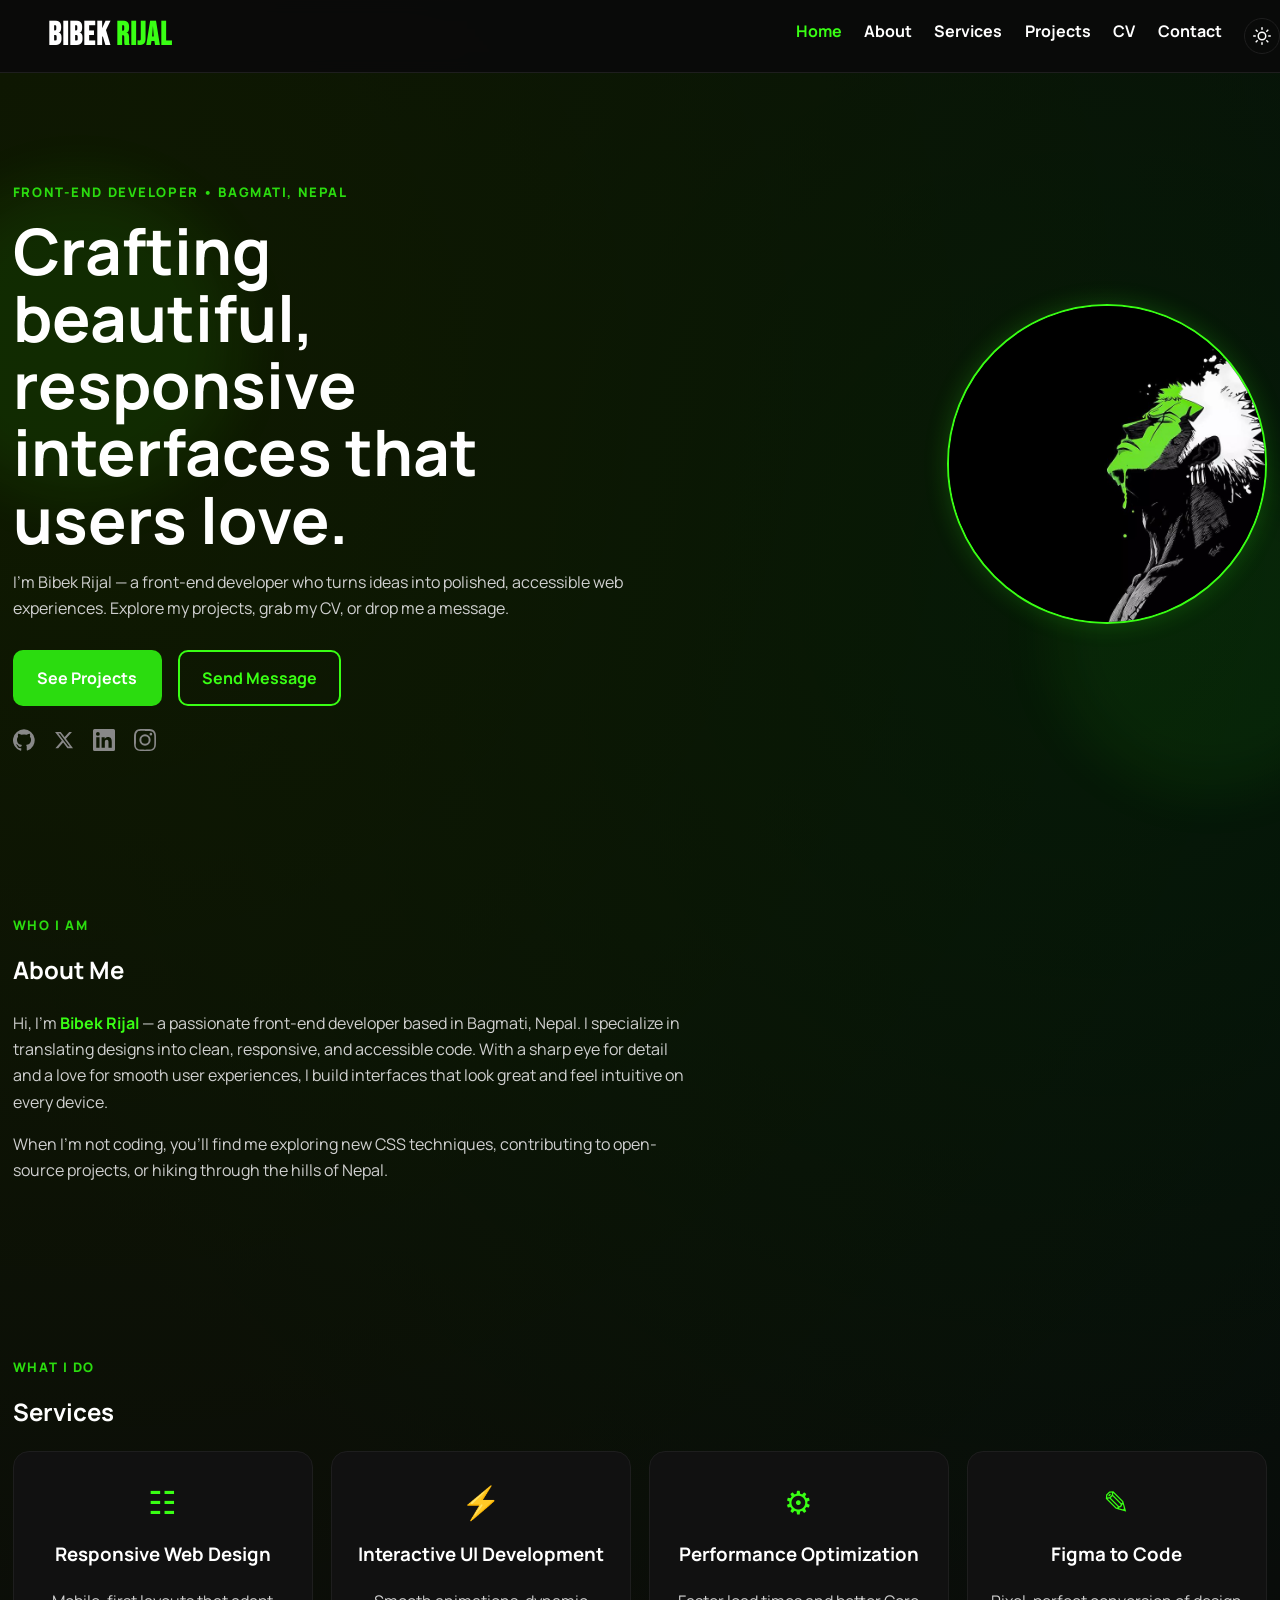
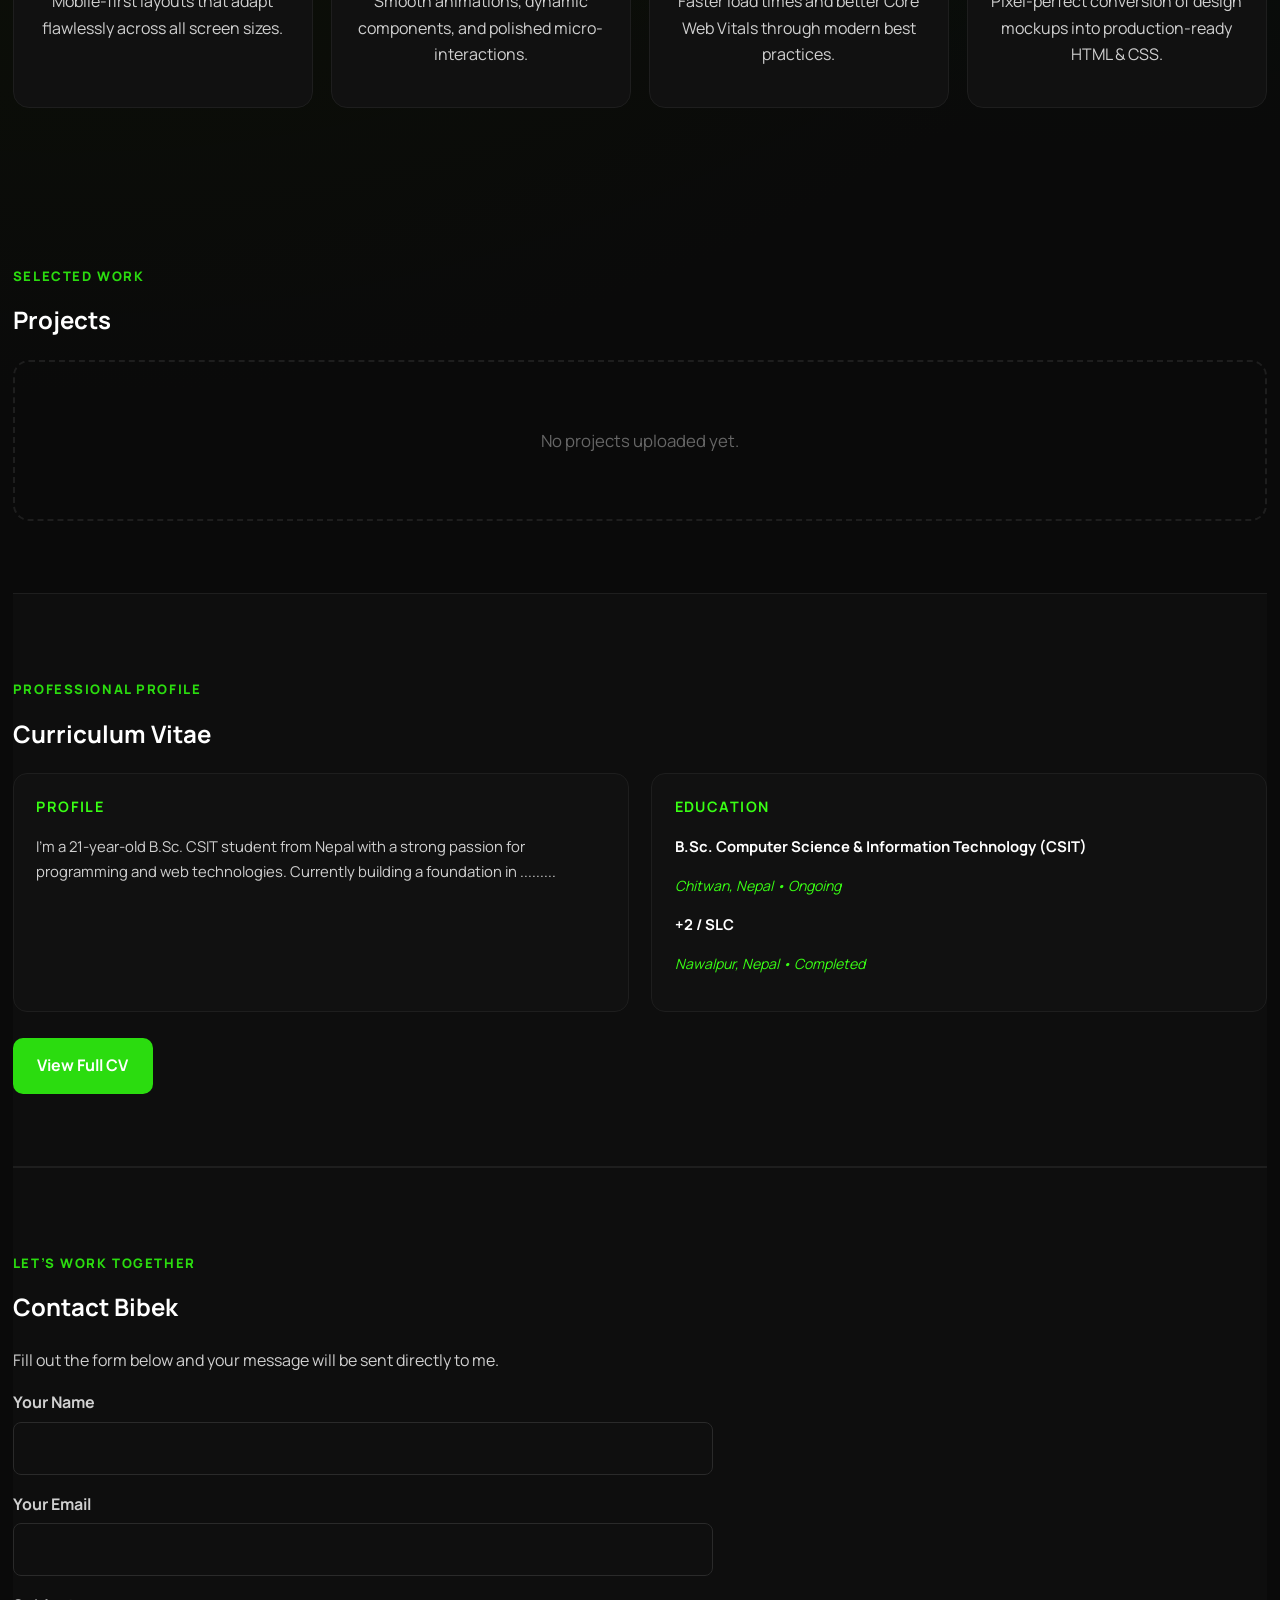
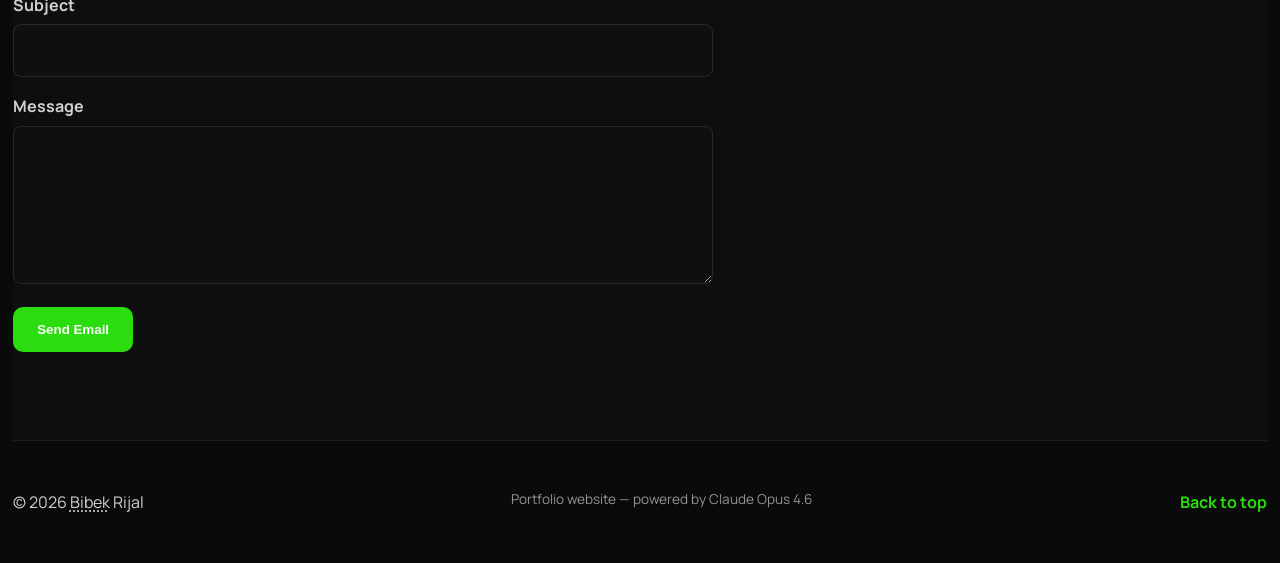
<file: index.html>
<!DOCTYPE html>
<html lang="en" data-theme="dark">
  <head>
    <meta charset="UTF-8" />
    <meta name="viewport" content="width=device-width, initial-scale=1.0" />
    <link rel="icon" type="image/svg+xml" href="assets/favicon.svg" />
    <meta
      name="description"
      content="Bibek Rijal — Front-End Developer from Bagmati, Nepal. Browse projects, download CV, and get in touch."
    />
    <title>Bibek Rijal | Portfolio</title>
    <link rel="preconnect" href="https://fonts.googleapis.com" />
    <link rel="preconnect" href="https://fonts.gstatic.com" crossorigin />
    <link
      href="https://fonts.googleapis.com/css2?family=Bebas+Neue&family=Manrope:wght@400;500;700;800&display=swap"
      rel="stylesheet"
    />
    <link rel="stylesheet" href="styles.css" />
  </head>
  <body>
    <div class="bg-orb orb-left" aria-hidden="true"></div>
    <div class="bg-orb orb-right" aria-hidden="true"></div>

    <header class="site-header" id="top">
      <nav class="container nav">
        <a class="brand" href="#home"><span class="brand-first">Bibek</span> <span class="brand-last">Rijal</span></a>
        <button class="menu-toggle" aria-expanded="false" aria-controls="nav-links">
          Menu
        </button>
        <ul class="nav-links" id="nav-links">
          <li><a href="#home">Home</a></li>
          <li><a href="#about">About</a></li>
          <li><a href="#services">Services</a></li>
          <li><a href="#projects">Projects</a></li>
          <li><a href="#cv">CV</a></li>
          <li><a href="#contact">Contact</a></li>
          <li>
            <button class="theme-toggle" id="theme-toggle" aria-label="Toggle light/dark mode" title="Toggle theme">
              <svg class="icon-sun" width="18" height="18" viewBox="0 0 24 24" fill="none" stroke="currentColor" stroke-width="2" stroke-linecap="round" stroke-linejoin="round"><circle cx="12" cy="12" r="5"/><line x1="12" y1="1" x2="12" y2="3"/><line x1="12" y1="21" x2="12" y2="23"/><line x1="4.22" y1="4.22" x2="5.64" y2="5.64"/><line x1="18.36" y1="18.36" x2="19.78" y2="19.78"/><line x1="1" y1="12" x2="3" y2="12"/><line x1="21" y1="12" x2="23" y2="12"/><line x1="4.22" y1="19.78" x2="5.64" y2="18.36"/><line x1="18.36" y1="5.64" x2="19.78" y2="4.22"/></svg>
              <svg class="icon-moon" width="18" height="18" viewBox="0 0 24 24" fill="none" stroke="currentColor" stroke-width="2" stroke-linecap="round" stroke-linejoin="round"><path d="M21 12.79A9 9 0 1 1 11.21 3 7 7 0 0 0 21 12.79z"/></svg>
            </button>
          </li>
        </ul>
      </nav>
    </header>

    <main>
      <section class="hero container reveal" id="home">
        <div class="hero-text">
          <p class="kicker">Front-End Developer &bull; Bagmati, Nepal</p>
          <h1>Crafting beautiful, responsive interfaces that users love.</h1>
          <p class="hero-copy">
            I&rsquo;m Bibek Rijal — a front-end developer who turns ideas into polished,
            accessible web experiences. Explore my projects, grab my CV, or drop me a
            message.
          </p>
          <div class="hero-actions">
            <a class="btn btn-primary" href="#projects">See Projects</a>
            <a class="btn btn-secondary" href="#contact">Send Message</a>
          </div>
          <div class="hero-socials">
            <a href="https://github.com/Bek068" target="_blank" rel="noopener noreferrer" aria-label="GitHub">
              <svg width="22" height="22" viewBox="0 0 24 24" fill="currentColor"><path d="M12 .3a12 12 0 00-3.8 23.38c.6.11.82-.26.82-.58v-2.16c-3.34.73-4.04-1.61-4.04-1.61a3.18 3.18 0 00-1.33-1.76c-1.09-.74.08-.73.08-.73a2.52 2.52 0 011.84 1.24 2.56 2.56 0 003.5 1 2.56 2.56 0 01.76-1.6c-2.67-.3-5.47-1.33-5.47-5.93a4.64 4.64 0 011.24-3.22 4.3 4.3 0 01.12-3.18s1-.32 3.3 1.23a11.38 11.38 0 016 0c2.28-1.55 3.28-1.23 3.28-1.23a4.3 4.3 0 01.12 3.18 4.64 4.64 0 011.24 3.22c0 4.61-2.81 5.63-5.48 5.92a2.86 2.86 0 01.82 2.22v3.29c0 .32.22.7.82.58A12 12 0 0012 .3z"/></svg>
            </a>
            <a href="https://x.com/b1bek_rzl068" target="_blank" rel="noopener noreferrer" aria-label="X (Twitter)">
              <svg width="20" height="20" viewBox="0 0 24 24" fill="currentColor"><path d="M18.244 2.25h3.308l-7.227 8.26 8.502 11.24H16.17l-5.214-6.817L4.99 21.75H1.68l7.73-8.835L1.254 2.25H8.08l4.713 6.231zm-1.161 17.52h1.833L7.084 4.126H5.117z"/></svg>
            </a>
            <a href="https://linkedin.com/" target="_blank" rel="noopener noreferrer" aria-label="LinkedIn">
              <svg width="22" height="22" viewBox="0 0 24 24" fill="currentColor"><path d="M20.45 20.45h-3.55v-5.57c0-1.33-.02-3.04-1.85-3.04s-2.14 1.45-2.14 2.94v5.67H9.36V9h3.41v1.56h.05a3.74 3.74 0 013.37-1.85c3.6 0 4.27 2.37 4.27 5.46v6.28zM5.34 7.43a2.06 2.06 0 11-.01-4.13 2.06 2.06 0 01.01 4.13zM7.12 20.45H3.56V9h3.56v11.45zM22.23 0H1.77A1.75 1.75 0 000 1.73v20.54A1.75 1.75 0 001.77 24h20.46A1.75 1.75 0 0024 22.27V1.73A1.75 1.75 0 0022.23 0z"/></svg>
            </a>
            <a href="https://instagram.com/" target="_blank" rel="noopener noreferrer" aria-label="Instagram">
              <svg width="22" height="22" viewBox="0 0 24 24" fill="currentColor"><path d="M12 2.163c3.204 0 3.584.012 4.85.07 1.17.054 1.97.24 2.43.403a4.08 4.08 0 011.47.957c.453.453.78.898.957 1.47.163.46.35 1.26.403 2.43.058 1.266.07 1.646.07 4.85s-.012 3.584-.07 4.85c-.054 1.17-.24 1.97-.403 2.43a4.08 4.08 0 01-.957 1.47 4.08 4.08 0 01-1.47.957c-.46.163-1.26.35-2.43.403-1.266.058-1.646.07-4.85.07s-3.584-.012-4.85-.07c-1.17-.054-1.97-.24-2.43-.403a4.08 4.08 0 01-1.47-.957 4.08 4.08 0 01-.957-1.47c-.163-.46-.35-1.26-.403-2.43C2.175 15.584 2.163 15.204 2.163 12s.012-3.584.07-4.85c.054-1.17.24-1.97.403-2.43a4.08 4.08 0 01.957-1.47A4.08 4.08 0 015.063 2.3c.46-.163 1.26-.35 2.43-.403C8.759 1.84 9.139 1.827 12 1.827zM12 0C8.741 0 8.333.014 7.053.072c-1.277.058-2.15.261-2.913.558a5.88 5.88 0 00-2.126 1.384A5.88 5.88 0 00.63 4.14C.333 4.903.13 5.776.072 7.053.014 8.333 0 8.741 0 12s.014 3.667.072 4.947c.058 1.277.261 2.15.558 2.913a5.88 5.88 0 001.384 2.126 5.88 5.88 0 002.126 1.384c.763.297 1.636.5 2.913.558C8.333 23.986 8.741 24 12 24s3.667-.014 4.947-.072c1.277-.058 2.15-.261 2.913-.558a5.88 5.88 0 002.126-1.384 5.88 5.88 0 001.384-2.126c.297-.763.5-1.636.558-2.913.058-1.28.072-1.688.072-4.947s-.014-3.667-.072-4.947c-.058-1.277-.261-2.15-.558-2.913a5.88 5.88 0 00-1.384-2.126A5.88 5.88 0 0019.86.63C19.097.333 18.224.13 16.947.072 15.667.014 15.259 0 12 0zm0 5.838a6.162 6.162 0 100 12.324 6.162 6.162 0 000-12.324zM12 16a4 4 0 110-8 4 4 0 010 8zm6.406-11.845a1.44 1.44 0 100 2.881 1.44 1.44 0 000-2.881z"/></svg>
            </a>
          </div>
        </div>
        <div class="hero-image">
          <img src="assets/image.jpg" alt="Bibek Rijal" id="hero-img" />
        </div>
      </section>

      <section class="about container reveal" id="about">
        <div class="section-heading">
          <p class="kicker">Who I Am</p>
          <h2>About Me</h2>
        </div>
        <div class="about-content">
          <p>
            Hi, I&rsquo;m <strong>Bibek Rijal</strong> &mdash; a passionate front-end developer
            based in Bagmati, Nepal. I specialize in translating designs into clean,
            responsive, and accessible code. With a sharp eye for detail and a love for
            smooth user experiences, I build interfaces that look great and feel intuitive
            on every device.
          </p>
          <p>
            When I&rsquo;m not coding, you&rsquo;ll find me exploring new CSS techniques,
            contributing to open-source projects, or hiking through the hills of Nepal.
          </p>
        </div>
      </section>

      <section class="services container reveal" id="services">
        <div class="section-heading">
          <p class="kicker">What I Do</p>
          <h2>Services</h2>
        </div>
        <div class="services-grid">
          <article class="service-card">
            <span class="service-icon" aria-hidden="true">&#9783;</span>
            <h3>Responsive Web Design</h3>
            <p>Mobile-first layouts that adapt flawlessly across all screen sizes.</p>
          </article>
          <article class="service-card">
            <span class="service-icon" aria-hidden="true">&#9889;</span>
            <h3>Interactive UI Development</h3>
            <p>Smooth animations, dynamic components, and polished micro-interactions.</p>
          </article>
          <article class="service-card">
            <span class="service-icon" aria-hidden="true">&#9881;</span>
            <h3>Performance Optimization</h3>
            <p>Faster load times and better Core Web Vitals through modern best practices.</p>
          </article>
          <article class="service-card">
            <span class="service-icon" aria-hidden="true">&#9998;</span>
            <h3>Figma to Code</h3>
            <p>Pixel-perfect conversion of design mockups into production-ready HTML &amp; CSS.</p>
          </article>
        </div>
      </section>

      <section class="projects container reveal" id="projects">
        <div class="section-heading">
          <p class="kicker">Selected Work</p>
          <h2>Projects</h2>
        </div>

        <div class="empty-state">
          <p>No projects uploaded yet.</p>
        </div>
      </section>

      <section class="cv container reveal" id="cv">
        <div class="section-heading">
          <p class="kicker">Professional Profile</p>
          <h2>Curriculum Vitae</h2>
        </div>

        <div class="cv-snapshot">
          <div class="cv-snap-item">
            <h3>Profile</h3>
            <p>
              I&rsquo;m a 21-year-old B.Sc. CSIT student from Nepal with a strong passion for
              programming and web technologies. Currently building a foundation in .........
            </p>
          </div>
          <div class="cv-snap-item">
            <h3>Education</h3>
            <p class="cv-snap-degree">B.Sc. Computer Science &amp; Information Technology (CSIT)</p>
            <p class="cv-snap-meta">Chitwan, Nepal &bull; Ongoing</p>
            <p class="cv-snap-degree" style="margin-top:0.5rem">+2 / SLC</p>
            <p class="cv-snap-meta">Nawalpur, Nepal &bull; Completed</p>
          </div>
        </div>

        <a class="btn btn-primary" href="assets/cv/admin-cv.html">
          View Full CV
        </a>
      </section>

      <section class="contact container reveal" id="contact">
        <div class="section-heading">
          <p class="kicker">Let&rsquo;s Work Together</p>
          <h2>Contact Bibek</h2>
        </div>
        <p>
          Fill out the form below and your message will be sent directly to me.
        </p>

        <form id="contact-form" novalidate>
          <div class="field-row">
            <label for="name">Your Name</label>
            <input type="text" id="name" name="name" required autocomplete="name" />
            <small class="error" id="name-error"></small>
          </div>

          <div class="field-row">
            <label for="email">Your Email</label>
            <input type="email" id="email" name="email" required autocomplete="email" />
            <small class="error" id="email-error"></small>
          </div>

          <div class="field-row">
            <label for="subject">Subject</label>
            <input type="text" id="subject" name="subject" required autocomplete="off" />
            <small class="error" id="subject-error"></small>
          </div>

          <div class="field-row">
            <label for="message">Message</label>
            <textarea id="message" name="message" rows="5" required></textarea>
            <small class="error" id="message-error"></small>
          </div>

          <button type="submit" class="btn btn-primary">Send Email</button>
          <p id="form-status" aria-live="polite"></p>
        </form>
      </section>
    </main>

    <footer class="site-footer">
      <div class="container footer-inner">
        <p id="copyright-text">© <span id="year"></span> <span id="footer-bibek" style="cursor:pointer;text-decoration:underline;text-decoration-style:dotted;text-underline-offset:3px">Bibek</span> Rijal</p>
        <p style="font-size: 0.85rem; opacity: 0.7; margin-top: 0.5rem;">Portfolio website  &mdash; powered by Claude Opus 4.6</p>
        <a href="#home">Back to top</a>
      </div>
    </footer>

    <!-- Snake Game overlay (hidden) -->
    <div class="game-overlay" id="game-overlay" style="display:none">
      <div class="game-container">
        <div class="game-header">
          <h3>&#127820; Snake Game</h3>
          <div class="game-score">Score: <span id="game-score">0</span> &nbsp;|&nbsp; Best: <span id="game-highscore">0</span></div>
          <button class="game-close" id="game-close" aria-label="Close game">&times;</button>
        </div>
        <canvas id="snake-canvas" width="400" height="400"></canvas>
        <div class="game-controls">
          <p class="game-hint">Use arrow keys or WASD to move. Tap the buttons on mobile.</p>
          <div class="game-dpad">
            <button class="dpad-btn dpad-up" data-dir="up">&#9650;</button>
            <div class="dpad-mid">
              <button class="dpad-btn dpad-left" data-dir="left">&#9664;</button>
              <button class="dpad-btn dpad-right" data-dir="right">&#9654;</button>
            </div>
            <button class="dpad-btn dpad-down" data-dir="down">&#9660;</button>
          </div>
        </div>
        <button class="btn btn-primary game-start" id="game-start">Start Game</button>
      </div>
    </div>

    <!-- Success confirmation -->
    <div class="msg-confirm" id="msg-confirm" style="display:none" hidden>
      <div class="msg-confirm-card">
        <button class="msg-confirm-close" id="msg-confirm-close" aria-label="Close">&times;</button>
        <span class="msg-confirm-icon" aria-hidden="true">&#10003;</span>
        <h3>Message Sent!</h3>
        <p>Your message has been sent successfully to the administrator.</p>
      </div>
    </div>

    <script src="script.js"></script>
  </body>
</html>
</file>
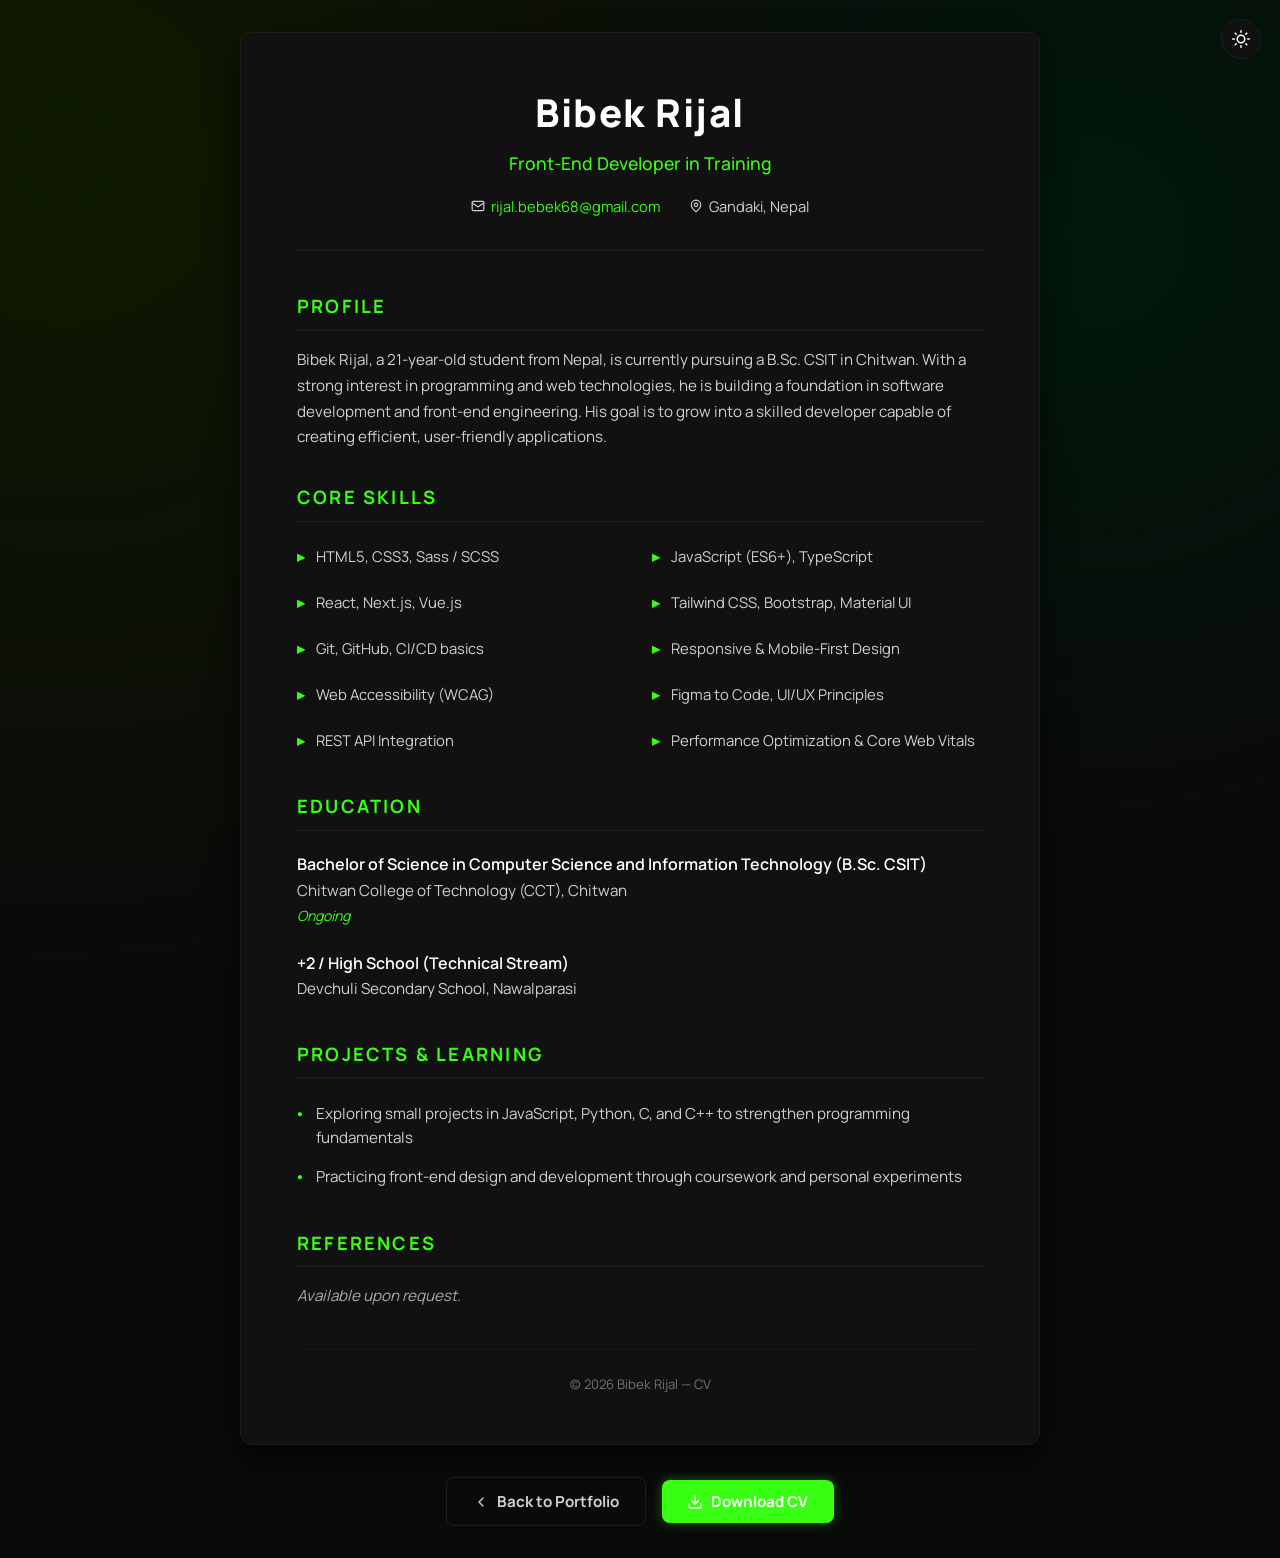
<file: assets/cv/admin-cv.html>
<!DOCTYPE html>
<html lang="en">
<head>
  <meta charset="UTF-8" />
  <meta name="viewport" content="width=device-width, initial-scale=1.0" />
  <title>Bibek Rijal — CV</title>
  <link rel="preconnect" href="https://fonts.googleapis.com" />
  <link rel="preconnect" href="https://fonts.gstatic.com" crossorigin />
  <link href="https://fonts.googleapis.com/css2?family=Manrope:wght@400;500;600;700;800&display=swap" rel="stylesheet" />
  <style>
    *, *::before, *::after { box-sizing: border-box; margin: 0; padding: 0; }

    :root {
      --ink: #ffffff;
      --text: #d0d0d0;
      --bg: #0a0a0a;
      --paper: #111111;
      --accent: #39ff14;
      --accent-strong: #2bdc0f;
      --line: #1e1e1e;
      --glow: 0 0 12px rgba(57, 255, 20, 0.35);
    }

    [data-theme="light"] {
      --ink: #111111;
      --text: #444444;
      --bg: #f5f5f5;
      --paper: #ffffff;
      --accent: #1a8a00;
      --accent-strong: #157000;
      --line: #ddd;
      --glow: 0 0 10px rgba(26, 138, 0, 0.2);
    }

    html {
      scroll-behavior: smooth;
      scrollbar-width: thin;
      scrollbar-color: var(--accent) var(--bg);
    }

    body {
      font-family: "Manrope", sans-serif;
      color: var(--text);
      background: radial-gradient(circle at 5% 10%, #0f1a00 0%, transparent 45%),
                  radial-gradient(circle at 85% 15%, #001a0a 0%, transparent 35%),
                  var(--bg);
      line-height: 1.65;
      padding: 2rem 1rem;
      transition: background-color 300ms ease, color 300ms ease;
    }

    [data-theme="light"] body {
      background: var(--bg);
    }

    .cv-container {
      max-width: 800px;
      margin: 0 auto;
      background: var(--paper);
      border: 1px solid var(--line);
      border-radius: 12px;
      padding: 3rem 3.5rem;
      box-shadow: 0 14px 30px rgba(0, 0, 0, 0.6);
      transition: background-color 300ms ease, border-color 300ms ease;
    }

    [data-theme="light"] .cv-container {
      box-shadow: 0 8px 24px rgba(0, 0, 0, 0.1);
    }

    /* Header */
    .cv-header {
      text-align: center;
      margin-bottom: 2.5rem;
      padding-bottom: 2rem;
      border-bottom: 1px solid var(--line);
    }

    .cv-header h1 {
      font-size: 2.4rem;
      font-weight: 800;
      color: var(--ink);
      letter-spacing: 0.04em;
      margin-bottom: 0.3rem;
    }

    .cv-header .subtitle {
      font-size: 1.1rem;
      font-weight: 500;
      color: var(--accent);
    }

    .cv-header .contact-info {
      margin-top: 1rem;
      font-size: 0.92rem;
      color: var(--text);
      display: flex;
      justify-content: center;
      gap: 1.8rem;
      flex-wrap: wrap;
    }

    .cv-header .contact-info span {
      display: inline-flex;
      align-items: center;
      gap: 0.4rem;
    }

    .cv-header .contact-info a {
      color: var(--accent);
      text-decoration: none;
    }

    .cv-header .contact-info a:hover {
      text-decoration: underline;
    }

    /* Sections */
    .cv-section {
      margin-bottom: 2rem;
    }

    .cv-section h2 {
      font-size: 1.15rem;
      font-weight: 700;
      color: var(--accent);
      text-transform: uppercase;
      letter-spacing: 0.12em;
      padding-bottom: 0.5rem;
      margin-bottom: 1rem;
      border-bottom: 1px solid var(--line);
    }

    .cv-section p {
      font-size: 0.95rem;
      line-height: 1.7;
    }

    /* Skills grid */
    .skills-grid {
      display: grid;
      grid-template-columns: repeat(auto-fill, minmax(220px, 1fr));
      gap: 0.55rem 1.5rem;
    }

    .skills-grid li {
      list-style: none;
      font-size: 0.93rem;
      padding: 0.4rem 0;
      padding-left: 1.2rem;
      position: relative;
    }

    .skills-grid li::before {
      content: "▸";
      position: absolute;
      left: 0;
      color: var(--accent);
      font-weight: 700;
    }

    /* Education */
    .edu-item {
      padding: 0.3rem 0;
    }

    .edu-item h3 {
      font-size: 1rem;
      font-weight: 600;
      color: var(--ink);
    }

    .edu-item .edu-status {
      font-size: 0.88rem;
      color: var(--accent);
      font-style: italic;
    }

    /* Projects list */
    .projects-list li {
      list-style: none;
      font-size: 0.95rem;
      padding: 0.45rem 0;
      padding-left: 1.2rem;
      position: relative;
      line-height: 1.6;
    }

    .projects-list li::before {
      content: "●";
      position: absolute;
      left: 0;
      color: var(--accent);
      font-size: 0.6rem;
      top: 0.7rem;
    }

    /* References */
    .cv-section .ref-note {
      font-style: italic;
      color: var(--text);
      opacity: 0.8;
    }

    /* Footer */
    .cv-footer {
      text-align: center;
      margin-top: 2.5rem;
      padding-top: 1.5rem;
      border-top: 1px solid var(--line);
      font-size: 0.82rem;
      opacity: 0.5;
    }

    /* Print styles */
    @media print {
      body { background: #fff; color: #222; padding: 0; }
      .cv-container { box-shadow: none; border: none; padding: 1.5rem; background: #fff; }
      .cv-header h1 { color: #111; }
      .cv-header .subtitle, .cv-section h2, .skills-grid li::before, .projects-list li::before, .edu-item .edu-status { color: #1a8a00; }
      .cv-section p, .skills-grid li, .projects-list li { color: #333; }
      .edu-item h3 { color: #111; }
      .cv-section h2 { border-bottom-color: #ccc; }
      .cv-header { border-bottom-color: #ccc; }
      .cv-footer { border-top-color: #ccc; }
    }

    /* Action bar */
    .cv-actions {
      display: flex;
      justify-content: center;
      align-items: center;
      gap: 1rem;
      margin-top: 2rem;
      flex-wrap: wrap;
    }

    .btn-cv {
      display: inline-flex;
      align-items: center;
      gap: 0.5rem;
      padding: 0.7rem 1.6rem;
      font-family: "Manrope", sans-serif;
      font-size: 0.95rem;
      font-weight: 700;
      border: none;
      border-radius: 8px;
      cursor: pointer;
      text-decoration: none;
      transition: transform 0.2s, box-shadow 0.2s;
    }

    .btn-cv:hover {
      transform: translateY(-2px);
    }

    .btn-download {
      background: var(--accent);
      color: #fff;
      box-shadow: var(--glow);
    }

    .btn-download:hover {
      box-shadow: 0 0 20px rgba(57, 255, 20, 0.5);
    }

    .btn-back {
      background: transparent;
      color: var(--text);
      border: 1px solid var(--line);
    }

    .btn-back:hover {
      border-color: var(--accent);
      color: var(--accent);
    }

    /* Responsive */
    @media (max-width: 600px) {
      .cv-container { padding: 2rem 1.5rem; }
      .cv-header h1 { font-size: 1.8rem; }
      .cv-header .contact-info { flex-direction: column; align-items: center; gap: 0.5rem; }
      .skills-grid { grid-template-columns: 1fr; }
    }

    @media print {
      .cv-actions { display: none; }
      .cv-theme-toggle { display: none; }
    }

    /* ── Theme toggle ── */
    .cv-theme-toggle {
      position: fixed;
      top: 1.2rem;
      right: 1.2rem;
      display: inline-flex;
      align-items: center;
      justify-content: center;
      background: var(--paper);
      border: 1px solid var(--line);
      color: var(--ink);
      width: 40px;
      height: 40px;
      border-radius: 50%;
      cursor: pointer;
      z-index: 50;
      transition: border-color 200ms ease, color 200ms ease, transform 200ms ease, background-color 300ms ease;
    }

    .cv-theme-toggle:hover {
      border-color: var(--accent);
      color: var(--accent);
      transform: scale(1.1);
    }

    .cv-theme-toggle .icon-moon { display: none; }
    .cv-theme-toggle .icon-sun { display: block; }

    [data-theme="light"] .cv-theme-toggle .icon-moon { display: block; }
    [data-theme="light"] .cv-theme-toggle .icon-sun { display: none; }
  </style>
</head>
<body>
  <button class="cv-theme-toggle" id="theme-toggle" aria-label="Toggle light/dark mode" title="Toggle theme">
    <svg class="icon-sun" width="18" height="18" viewBox="0 0 24 24" fill="none" stroke="currentColor" stroke-width="2" stroke-linecap="round" stroke-linejoin="round"><circle cx="12" cy="12" r="5"/><line x1="12" y1="1" x2="12" y2="3"/><line x1="12" y1="21" x2="12" y2="23"/><line x1="4.22" y1="4.22" x2="5.64" y2="5.64"/><line x1="18.36" y1="18.36" x2="19.78" y2="19.78"/><line x1="1" y1="12" x2="3" y2="12"/><line x1="21" y1="12" x2="23" y2="12"/><line x1="4.22" y1="19.78" x2="5.64" y2="18.36"/><line x1="18.36" y1="5.64" x2="19.78" y2="4.22"/></svg>
    <svg class="icon-moon" width="18" height="18" viewBox="0 0 24 24" fill="none" stroke="currentColor" stroke-width="2" stroke-linecap="round" stroke-linejoin="round"><path d="M21 12.79A9 9 0 1 1 11.21 3 7 7 0 0 0 21 12.79z"/></svg>
  </button>
  <div class="cv-container">

    <header class="cv-header">
      <h1>Bibek Rijal</h1>
      <p class="subtitle">Front-End Developer in Training</p>
      <div class="contact-info">
        <span>
          <svg width="14" height="14" viewBox="0 0 24 24" fill="none" stroke="currentColor" stroke-width="2" stroke-linecap="round" stroke-linejoin="round"><rect x="2" y="4" width="20" height="16" rx="2"/><path d="m22 7-8.97 5.7a1.94 1.94 0 0 1-2.06 0L2 7"/></svg>
          <a href="mailto:rijal.bebek68@gmail.com">rijal.bebek68@gmail.com</a>
        </span>
        <span>
          <svg width="14" height="14" viewBox="0 0 24 24" fill="none" stroke="currentColor" stroke-width="2" stroke-linecap="round" stroke-linejoin="round"><path d="M20 10c0 6-8 12-8 12s-8-6-8-12a8 8 0 0 1 16 0Z"/><circle cx="12" cy="10" r="3"/></svg>
          Gandaki, Nepal
        </span>
      </div>
    </header>

    <section class="cv-section">
      <h2>Profile</h2>
      <p>
        Bibek Rijal, a 21-year-old student from Nepal, is currently pursuing a B.Sc. CSIT in Chitwan.
        With a strong interest in programming and web technologies, he is building a foundation in
        software development and front-end engineering. His goal is to grow into a skilled developer
        capable of creating efficient, user-friendly applications.
      </p>
    </section>

    <section class="cv-section">
      <h2>Core Skills</h2>
      <ul class="skills-grid">
        <li>HTML5, CSS3, Sass / SCSS</li>
        <li>JavaScript (ES6+), TypeScript</li>
        <li>React, Next.js, Vue.js</li>
        <li>Tailwind CSS, Bootstrap, Material UI</li>
        <li>Git, GitHub, CI/CD basics</li>
        <li>Responsive &amp; Mobile-First Design</li>
        <li>Web Accessibility (WCAG)</li>
        <li>Figma to Code, UI/UX Principles</li>
        <li>REST API Integration</li>
        <li>Performance Optimization &amp; Core Web Vitals</li>
      </ul>
    </section>

    <section class="cv-section">
      <h2>Education</h2>
      <div class="edu-item">
        <h3>Bachelor of Science in Computer Science and Information Technology (B.Sc. CSIT)</h3>
        <p>Chitwan College of Technology (CCT), Chitwan</p>
        <p class="edu-status">Ongoing</p>
      </div>
      <div class="edu-item" style="margin-top:0.8rem">
        <h3>+2 / High School (Technical Stream)</h3>
        <p>Devchuli Secondary School, Nawalparasi</p>
      </div>
    </section>

    <section class="cv-section">
      <h2>Projects &amp; Learning</h2>
      <ul class="projects-list">
        <li>Exploring small projects in JavaScript, Python, C, and C++ to strengthen programming fundamentals</li>
        <li>Practicing front-end design and development through coursework and personal experiments</li>
      </ul>
    </section>

    <section class="cv-section">
      <h2>References</h2>
      <p class="ref-note">Available upon request.</p>
    </section>

    <footer class="cv-footer">
      <p>&copy; 2026 Bibek Rijal &mdash; CV</p>
    </footer>

  </div>

  <div class="cv-actions">
    <a class="btn-cv btn-back" href="../../index.html">
      <svg width="16" height="16" viewBox="0 0 24 24" fill="none" stroke="currentColor" stroke-width="2" stroke-linecap="round" stroke-linejoin="round"><path d="m15 18-6-6 6-6"/></svg>
      Back to Portfolio
    </a>
    <button class="btn-cv btn-download" onclick="window.print()">
      <svg width="16" height="16" viewBox="0 0 24 24" fill="none" stroke="currentColor" stroke-width="2" stroke-linecap="round" stroke-linejoin="round"><path d="M21 15v4a2 2 0 0 1-2 2H5a2 2 0 0 1-2-2v-4"/><polyline points="7 10 12 15 17 10"/><line x1="12" y1="15" x2="12" y2="3"/></svg>
      Download CV
    </button>
  </div>

  <script>
    const themeToggle = document.getElementById("theme-toggle");
    const root = document.documentElement;
    function setTheme(t) { root.setAttribute("data-theme", t); localStorage.setItem("theme", t); }
    const saved = localStorage.getItem("theme");
    if (saved) setTheme(saved);
    if (themeToggle) {
      themeToggle.addEventListener("click", () => {
        setTheme(root.getAttribute("data-theme") === "light" ? "dark" : "light");
      });
    }
  </script>
</body>
</html>
</file>
<file: styles.css>
:root {
  --ink: #ffffff;
  --text: #d0d0d0;
  --cream: #0a0a0a;
  --paper: #111111;
  --accent: #39ff14;
  --accent-strong: #2bdc0f;
  --warm: #39ff14;
  --line: #1e1e1e;
  --shadow: 0 14px 30px rgba(0, 0, 0, 0.6);
  --glow: 0 0 12px rgba(57, 255, 20, 0.35);
  --header-bg: rgba(10, 10, 10, 0.92);
  --input-bg: #0f0f0f;
  --input-border: #2a2a2a;
  --input-color: #e0e0e0;
  --cv-section-bg: rgba(17, 17, 17, 0.7);
  --msg-card-bg: #111;
  --orb-opacity-left: 0.08;
  --orb-opacity-right: 0.06;
}

[data-theme="light"] {
  --ink: #111111;
  --text: #444444;
  --cream: #f5f5f5;
  --paper: #ffffff;
  --accent: #1a8a00;
  --accent-strong: #157000;
  --warm: #1a8a00;
  --line: #ddd;
  --shadow: 0 8px 24px rgba(0, 0, 0, 0.1);
  --glow: 0 0 10px rgba(26, 138, 0, 0.2);
  --header-bg: rgba(245, 245, 245, 0.92);
  --input-bg: #ffffff;
  --input-border: #ccc;
  --input-color: #222;
  --cv-section-bg: rgba(240, 240, 240, 0.7);
  --msg-card-bg: #fff;
  --orb-opacity-left: 0.04;
  --orb-opacity-right: 0.03;
}

* {
  box-sizing: border-box;
}

/* ── Ultra-thin rectangular scrollbar ── */
::-webkit-scrollbar {
  width: 1px;
}
::-webkit-scrollbar-track {
  background: transparent;
}
::-webkit-scrollbar-thumb {
  background: var(--accent);
  border-radius: 0;
}
html {
  scrollbar-width: thin;
  scrollbar-color: var(--accent) transparent;
}

html {
  scroll-behavior: smooth;
}

body {
  margin: 0;
  font-family: "Manrope", sans-serif;
  color: var(--text);
  background: radial-gradient(circle at 5% 10%, #0f1a00 0%, transparent 45%),
    radial-gradient(circle at 85% 15%, #001a0a 0%, transparent 35%), var(--cream);
  line-height: 1.65;
  transition: background-color 300ms ease, color 300ms ease;
}

[data-theme="light"] body {
  background: var(--cream);
}

.container {
  width: min(1320px, 98%);
  margin: 0 auto;
}

.bg-orb {
  position: fixed;
  width: 320px;
  height: 320px;
  border-radius: 50%;
  filter: blur(30px);
  opacity: 0.35;
  z-index: -1;
}

.orb-left {
  left: -80px;
  top: 20%;
  background: #39ff14;
  opacity: var(--orb-opacity-left);
}

.orb-right {
  right: -90px;
  bottom: 12%;
  background: #39ff14;
  opacity: var(--orb-opacity-right);
}

.site-header {
  position: sticky;
  top: 0;
  background: var(--header-bg);
  backdrop-filter: blur(8px);
  border-bottom: 1px solid var(--line);
  z-index: 10;
  display: flex;
  align-items: center;
}

.site-header > .theme-toggle {
  margin-left: 1.4rem;
  margin-right: 1rem;
  flex-shrink: 0;
}

.nav {
  display: flex;
  align-items: center;
  justify-content: space-between;
  min-height: 72px;
  flex: 1;
}

.brand {
  font-family: "Bebas Neue", sans-serif;
  letter-spacing: 1px;
  font-size: 2rem;
  font-weight: 800;
  text-decoration: none;
  margin-left: 3rem;
}

.brand-first {
  color: var(--ink);
}

.brand-last {
  color: var(--accent);
}

.menu-toggle {
  display: none;
  background: transparent;
  border: 1px solid var(--ink);
  color: var(--ink);
  border-radius: 999px;
  padding: 0.4rem 0.8rem;
  font-weight: 700;
}

.nav-links {
  list-style: none;
  display: flex;
  gap: 1.4rem;
  margin: 0;
  padding: 0;
}

.nav-links a {
  text-decoration: none;
  color: var(--ink);
  font-weight: 700;
  transition: color 200ms ease;
}

.nav-links a.active {
  color: var(--accent);
}

/* ── Theme toggle ── */
.theme-toggle {
  display: inline-flex;
  align-items: center;
  justify-content: center;
  background: transparent;
  border: 1px solid var(--line);
  color: var(--ink);
  width: 36px;
  height: 36px;
  border-radius: 50%;
  cursor: pointer;
  transition: border-color 200ms ease, color 200ms ease, transform 200ms ease;
}

.theme-toggle:hover {
  border-color: var(--accent);
  color: var(--accent);
  transform: scale(1.1);
}

.icon-moon { display: none; }
.icon-sun { display: block; }

[data-theme="light"] .icon-moon { display: block; }
[data-theme="light"] .icon-sun { display: none; }

main section {
  padding: 4.5rem 0;
}

.hero {
  padding-top: 6rem;
  display: flex;
  align-items: center;
  gap: 3rem;
}

.hero-text {
  flex: 1 1 55%;
  min-width: 0;
}

.hero-image {
  flex: 0 0 320px;
  display: flex;
  justify-content: center;
}

.hero-image img {
  width: 100%;
  max-width: 320px;
  aspect-ratio: 1;
  object-fit: cover;
  border-radius: 50%;
  border: 2px solid var(--accent);
  box-shadow: 0 0 24px rgba(57, 255, 20, 0.2);
  animation: glow-pulse 2s ease-in-out infinite, float 3s ease-in-out infinite;
  cursor: pointer;
  transition: border-color 300ms ease;
}

.hero-image img.spin {
  animation: theme-spin 0.6s cubic-bezier(0.4, 0, 0.2, 1);
}

@keyframes theme-spin {
  0%   { transform: rotate(0deg) scale(1); }
  50%  { transform: rotate(360deg) scale(0.85); }
  100% { transform: rotate(720deg) scale(1); }
}

@keyframes glow-pulse {
  0%, 100% {
    box-shadow: 0 0 12px rgba(57, 255, 20, 0.25), 0 0 30px rgba(57, 255, 20, 0.1);
  }
  50% {
    box-shadow: 0 0 24px rgba(57, 255, 20, 0.55), 0 0 60px rgba(57, 255, 20, 0.25);
  }
}

@keyframes float {
  0%, 100% {
    transform: translateY(0);
  }
  50% {
    transform: translateY(-10px);
  }
}

.kicker {
  text-transform: uppercase;
  letter-spacing: 0.12em;
  color: var(--accent-strong);
  font-size: 0.82rem;
  font-weight: 800;
}

h1,
h2,
h3 {
  color: var(--ink);
  margin-top: 0;
}

h1 {
  font-size: clamp(2rem, 6vw, 4rem);
  line-height: 1.05;
  max-width: 12ch;
  margin-bottom: 1rem;
}

.hero-copy {
  max-width: 62ch;
}

.hero-actions {
  margin-top: 1.8rem;
  display: flex;
  gap: 1rem;
  flex-wrap: wrap;
}

.hero-socials {
  margin-top: 1.4rem;
  display: flex;
  gap: 1.2rem;
  align-items: center;
}

.hero-socials a {
  color: #888;
  transition: color 200ms ease, transform 200ms ease;
}

.hero-socials a:hover {
  color: var(--accent);
  transform: translateY(-2px);
}

.btn {
  display: inline-block;
  padding: 0.8rem 1.4rem;
  border-radius: 10px;
  text-decoration: none;
  border: 2px solid transparent;
  transition: transform 160ms ease, background-color 160ms ease, border-color 160ms ease;
  font-weight: 700;
  cursor: pointer;
}

.btn:hover {
  transform: translateY(-2px);
}

.btn-primary {
  background: var(--accent-strong);
  color: #fff;
  box-shadow: none;
}

[data-theme="light"] .btn-primary {
  color: #fff;
}

.btn-primary:hover {
  background: var(--accent);
  box-shadow: var(--glow);
}

.btn-secondary {
  border-color: var(--accent);
  color: var(--accent);
}

.btn-secondary:hover {
  background: var(--accent);
  color: #0a0a0a;
}

/* ── About ── */
.about-content {
  max-width: 68ch;
}

.about-content p + p {
  margin-top: 0.8rem;
}

.about-content strong {
  color: var(--accent);
}

/* ── Services ── */
.services-grid {
  display: grid;
  grid-template-columns: repeat(4, minmax(0, 1fr));
  gap: 1.1rem;
}

.service-card {
  background: var(--paper);
  border: 1px solid var(--line);
  border-radius: 16px;
  padding: 1.5rem 1.3rem;
  text-align: center;
  transition: border-color 250ms ease, box-shadow 250ms ease;
}

.service-card:hover {
  border-color: var(--accent);
  box-shadow: 0 0 18px rgba(57, 255, 20, 0.15);
}

.service-icon {
  display: block;
  font-size: 2rem;
  margin-bottom: 0.6rem;
  color: var(--accent);
}

/* ── Empty state (projects placeholder) ── */
.empty-state {
  border: 2px dashed var(--line);
  border-radius: 16px;
  padding: 3rem 1.5rem;
  text-align: center;
  color: #666;
  font-size: 1.05rem;
}

.section-heading {
  margin-bottom: 1.2rem;
}

.project-grid {
  display: grid;
  grid-template-columns: repeat(3, minmax(0, 1fr));
  gap: 1.1rem;
}

.project-card {
  background: var(--paper);
  border: 1px solid var(--line);
  border-radius: 16px;
  padding: 1.3rem;
  box-shadow: var(--shadow);
  transition: border-color 250ms ease, box-shadow 250ms ease;
}

.project-card:hover {
  border-color: var(--accent);
  box-shadow: 0 0 18px rgba(57, 255, 20, 0.15);
}

.project-links {
  display: flex;
  gap: 1rem;
}

.project-links a {
  color: var(--accent-strong);
  font-weight: 700;
  text-decoration: none;
}

.cv,
.contact {
  background: var(--cv-section-bg);
  border-top: 1px solid var(--line);
  border-bottom: 1px solid var(--line);
}

/* ── CV Snapshot ── */
.cv-snapshot {
  display: flex;
  gap: 1.4rem;
  margin: 1.2rem 0 1.6rem;
}

.cv-snap-item {
  flex: 1;
  background: var(--paper);
  border: 1px solid var(--line);
  border-radius: 14px;
  padding: 1.3rem 1.4rem;
  transition: border-color 250ms ease, box-shadow 250ms ease;
}

.cv-snap-item:hover {
  border-color: var(--accent);
  box-shadow: 0 0 16px rgba(57, 255, 20, 0.1);
}

.cv-snap-item h3 {
  font-size: 0.9rem;
  font-weight: 700;
  color: var(--accent);
  text-transform: uppercase;
  letter-spacing: 0.1em;
  margin-bottom: 0.5rem;
}

.cv-snap-item p {
  font-size: 0.93rem;
  line-height: 1.7;
}

.cv-snap-degree {
  font-weight: 700;
  color: var(--ink);
}

.cv-snap-meta {
  margin-top: 0.2rem;
  font-size: 0.88rem !important;
  color: var(--accent);
  font-style: italic;
}

#contact-form {
  margin-top: 1rem;
  max-width: 700px;
}

.field-row {
  margin-bottom: 1rem;
}

label {
  display: block;
  margin-bottom: 0.4rem;
  font-weight: 700;
}

input,
textarea {
  width: 100%;
  padding: 0.75rem;
  border-radius: 8px;
  border: 1px solid var(--input-border);
  font: inherit;
  background: var(--input-bg);
  color: var(--input-color);
}

input:focus,
textarea:focus {
  outline: none;
  border-color: var(--accent);
  box-shadow: 0 0 0 3px rgba(57, 255, 20, 0.15);
}

.error {
  min-height: 1rem;
  color: #ff4060;
  font-size: 0.87rem;
}

#form-status {
  font-weight: 700;
  margin-top: 1rem;
}

.site-footer {
  padding: 2rem 0;
}

.footer-inner {
  display: flex;
  justify-content: space-between;
  align-items: center;
}

.footer-inner a {
  color: var(--accent-strong);
  text-decoration: none;
  font-weight: 700;
}

/* ── Success confirmation dialog ── */
.msg-confirm {
  position: fixed;
  inset: 0;
  background: rgba(0, 0, 0, 0.7);
  display: none;
  align-items: center;
  justify-content: center;
  z-index: 200;
}

.msg-confirm.show {
  display: flex;
}

.msg-confirm-card {
  position: relative;
  background: var(--msg-card-bg);
  border: 1px solid var(--accent);
  border-radius: 16px;
  padding: 2.5rem 2rem 2rem;
  max-width: 380px;
  width: 88%;
  text-align: center;
  box-shadow: 0 0 30px rgba(57, 255, 20, 0.2);
  animation: msg-scale-in 300ms cubic-bezier(0.22, 1, 0.36, 1) both;
}

@keyframes msg-scale-in {
  from { transform: scale(0.85); opacity: 0; }
  to   { transform: scale(1);    opacity: 1; }
}

.msg-confirm-close {
  position: absolute;
  top: 0.75rem;
  right: 0.75rem;
  background: none;
  border: none;
  color: #666;
  font-size: 1.5rem;
  cursor: pointer;
  line-height: 1;
  padding: 0.2rem 0.4rem;
  border-radius: 6px;
  transition: color 150ms ease, background 150ms ease;
}

.msg-confirm-close:hover {
  color: #fff;
  background: rgba(255, 255, 255, 0.1);
}

.msg-confirm-icon {
  display: inline-flex;
  align-items: center;
  justify-content: center;
  width: 56px;
  height: 56px;
  border-radius: 50%;
  background: var(--accent);
  color: #0a0a0a;
  font-size: 1.8rem;
  font-weight: 800;
  margin-bottom: 1rem;
}

.msg-confirm-card h3 {
  color: var(--ink);
  margin: 0 0 0.5rem;
}

.msg-confirm-card p {
  color: #aaa;
  margin: 0;
}

/* ── Scroll-triggered reveal ── */
.reveal {
  opacity: 0;
  transform: translateY(32px);
  transition: opacity 0.7s cubic-bezier(0.22, 1, 0.36, 1),
              transform 0.7s cubic-bezier(0.22, 1, 0.36, 1);
}

.reveal.visible {
  opacity: 1;
  transform: translateY(0);
}

.reveal:nth-of-type(2) { transition-delay: 0.08s; }
.reveal:nth-of-type(3) { transition-delay: 0.16s; }
.reveal:nth-of-type(4) { transition-delay: 0.24s; }

@media (max-width: 900px) {
  .project-grid {
    grid-template-columns: 1fr 1fr;
  }
  .services-grid {
    grid-template-columns: 1fr 1fr;
  }
  .cv-snapshot {
    flex-direction: column;
  }
}

@media (max-width: 700px) {
  .menu-toggle {
    display: inline-block;
  }

  .nav {
    min-height: 60px;
  }

  .brand {
    font-size: 1.6rem;
  }

  .nav-links {
    display: none;
    position: absolute;
    top: 60px;
    left: 4%;
    right: 4%;
    background: var(--paper);
    border: 1px solid var(--line);
    border-radius: 12px;
    box-shadow: var(--shadow);
    padding: 0.9rem;
    flex-direction: column;
    gap: 0.8rem;
  }

  .nav-links a {
    display: block;
    padding: 0.5rem 0;
    font-size: 1.05rem;
  }

  .nav-links.open {
    display: flex;
  }

  main section {
    padding: 3rem 0;
  }

  .hero {
    padding-top: 3.5rem;
    flex-direction: column;
    text-align: center;
  }

  .hero-image {
    flex: 0 0 auto;
    order: -1;
  }

  .hero-image img {
    max-width: 200px;
  }

  h1 {
    max-width: none;
    font-size: clamp(1.6rem, 7vw, 2.6rem);
  }

  h2 {
    font-size: 1.5rem;
  }

  .hero-actions {
    flex-direction: column;
  }

  .hero-actions .btn {
    text-align: center;
    width: 100%;
  }

  .project-grid {
    grid-template-columns: 1fr;
  }

  .services-grid {
    grid-template-columns: 1fr;
  }

  .service-card {
    padding: 1.2rem 1rem;
  }

  .btn {
    padding: 0.9rem 1.2rem;
    font-size: 0.95rem;
  }

  input,
  textarea {
    padding: 0.85rem;
    font-size: 1rem;
  }

  .empty-state {
    padding: 2rem 1rem;
  }

  .footer-inner {
    flex-direction: column;
    align-items: flex-start;
    gap: 0.5rem;
  }
}

/* ── Snake Game Overlay ── */
.game-overlay {
  position: fixed;
  inset: 0;
  background: rgba(0, 0, 0, 0.85);
  backdrop-filter: blur(6px);
  z-index: 300;
  display: flex;
  align-items: center;
  justify-content: center;
  animation: game-fade-in 300ms ease both;
}

@keyframes game-fade-in {
  from { opacity: 0; }
  to   { opacity: 1; }
}

.game-container {
  background: var(--paper);
  border: 1px solid var(--accent);
  border-radius: 16px;
  padding: 1.5rem;
  text-align: center;
  box-shadow: 0 0 40px rgba(57, 255, 20, 0.2);
  max-width: 440px;
  width: 92%;
}

.game-header {
  display: flex;
  align-items: center;
  justify-content: space-between;
  margin-bottom: 1rem;
}

.game-header h3 {
  font-size: 1.2rem;
  color: var(--accent);
  margin: 0;
}

.game-score {
  font-weight: 700;
  color: var(--ink);
  font-size: 0.95rem;
}

.game-close {
  background: none;
  border: none;
  color: var(--text);
  font-size: 1.6rem;
  cursor: pointer;
  line-height: 1;
  padding: 0.2rem 0.4rem;
  border-radius: 6px;
  transition: color 150ms ease;
}

.game-close:hover {
  color: var(--accent);
}

#snake-canvas {
  display: block;
  margin: 0 auto;
  border: 1px solid var(--line);
  border-radius: 8px;
  background: #0a0a0a;
  max-width: 100%;
  height: auto;
}

[data-theme="light"] #snake-canvas {
  background: #e8e8e8;
}

.game-controls {
  margin-top: 0.8rem;
}

.game-hint {
  font-size: 0.8rem;
  color: var(--text);
  opacity: 0.7;
  margin-bottom: 0.6rem;
}

.game-dpad {
  display: flex;
  flex-direction: column;
  align-items: center;
  gap: 0.3rem;
}

.dpad-mid {
  display: flex;
  gap: 2.5rem;
}

.dpad-btn {
  width: 44px;
  height: 44px;
  border-radius: 8px;
  border: 1px solid var(--line);
  background: var(--paper);
  color: var(--ink);
  font-size: 1rem;
  cursor: pointer;
  display: flex;
  align-items: center;
  justify-content: center;
  transition: border-color 150ms ease, background 150ms ease;
}

.dpad-btn:hover,
.dpad-btn:active {
  border-color: var(--accent);
  background: rgba(57, 255, 20, 0.08);
}

.game-start {
  margin-top: 1rem;
  width: 100%;
}
</file>
